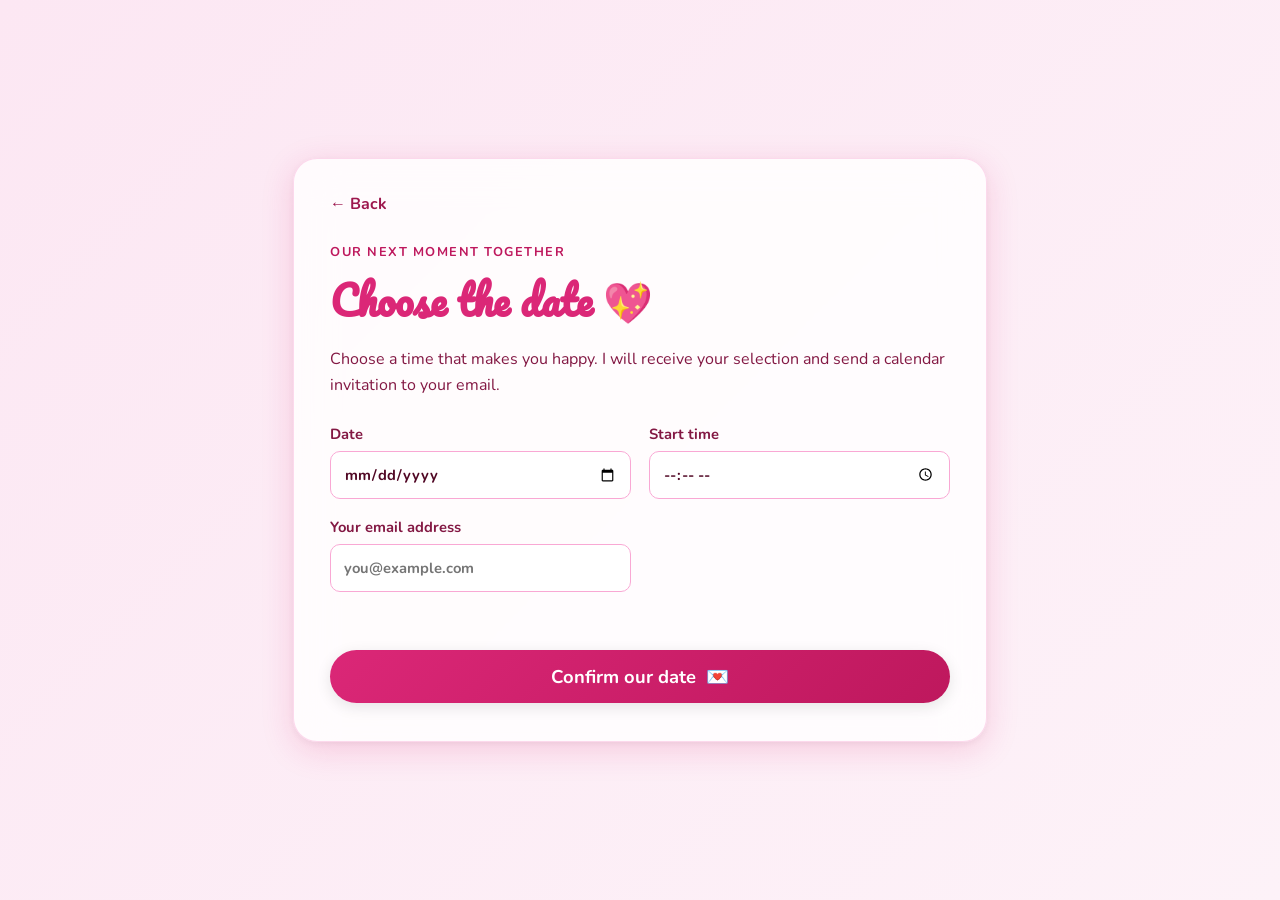
<file: calendar.html>
<!DOCTYPE html>
<html lang="en">
<head>
    <meta charset="UTF-8">
    <meta name="viewport" content="width=device-width, initial-scale=1.0">
    <title>💌 Choose Our Date</title>
    <meta name="description" content="Choose a date for our date">
    <link rel="stylesheet" href="style.css">
    <link href="https://fonts.googleapis.com/css2?family=Pacifico&family=Nunito:wght@400;600;700&display=swap" rel="stylesheet">
</head>
<body>
    <div class="hearts-bg" aria-hidden="true">
        <span class="floating-heart" style="--i:0">💕</span>
        <span class="floating-heart" style="--i:1">💗</span>
        <span class="floating-heart" style="--i:2">💖</span>
        <span class="floating-heart" style="--i:3">💝</span>
        <span class="floating-heart" style="--i:4">❤️</span>
        <span class="floating-heart" style="--i:5">💕</span>
        <span class="floating-heart" style="--i:6">💗</span>
        <span class="floating-heart" style="--i:7">💖</span>
    </div>

    <main class="container">
        <section class="calendar-card" aria-labelledby="calendarTitle">
            <a class="back-link" href="index.html">← Back</a>
            <p class="eyebrow">Our next moment together</p>
            <h1 id="calendarTitle">Choose the date 💖</h1>
            <p class="calendar-intro">Choose a time that makes you happy. I will receive your selection and send a calendar invitation to your email.</p>

            <form id="calendarForm" novalidate>
                <div class="form-grid">
                    <label for="date">Date
                        <input id="date" name="date" type="date" required>
                    </label>
                    <label for="time">Start time
                        <input id="time" name="time" type="time" required>
                    </label>
                    <label for="email">Your email address
                        <input id="email" name="email" type="email" autocomplete="email" placeholder="you@example.com" required>
                    </label>
                </div>

                <p id="formStatus" class="form-status" role="status" aria-live="polite"></p>
                <button id="confirmBtn" class="primary-action" type="submit">
                    <span>Confirm our date</span>
                    <span aria-hidden="true">💌</span>
                </button>
            </form>
        </section>
    </main>
    <script src="calendar.js"></script>
</body>
</html>
</file>
<file: style.css>
/* ============================
   Valentine Invitation - Enhanced
   ============================ */

/* General Body Styles */
body {
    font-family: 'Nunito', sans-serif;
    margin: 0;
    min-height: 100vh;
    display: flex;
    justify-content: center;
    align-items: center;
    overflow: hidden;
    background: linear-gradient(135deg, #fce7f3 0%, #fdf2f8 25%, #fce7f3 50%, #fbcfe8 75%, #fce7f3 100%);
    background-size: 400% 400%;
    animation: gradientShift 8s ease infinite;
}

@keyframes gradientShift {
    0%, 100% { background-position: 0% 50%; }
    50% { background-position: 100% 50%; }
}

/* ---- Floating Hearts Background ---- */
.hearts-bg {
    position: fixed;
    top: 0;
    left: 0;
    width: 100%;
    height: 100%;
    pointer-events: none;
    z-index: 0;
    overflow: hidden;
}

.floating-heart {
    position: absolute;
    font-size: calc(14px + var(--i) * 2px);
    left: calc(var(--i) * 8.3%);
    bottom: -40px;
    opacity: 0.15;
    animation: floatUp calc(6s + var(--i) * 1.5s) ease-in-out infinite;
    animation-delay: calc(var(--i) * -1.2s);
}

@keyframes floatUp {
    0% {
        transform: translateY(0) rotate(0deg) scale(1);
        opacity: 0;
    }
    10% { opacity: 0.2; }
    50% { opacity: 0.15; }
    90% { opacity: 0.05; }
    100% {
        transform: translateY(-100vh) rotate(360deg) scale(0.5);
        opacity: 0;
    }
}

/* ---- Container ---- */
.container {
    text-align: center;
    position: relative;
    width: 100%;
    z-index: 1;
    padding: 20px;
}

/* ---- Card ---- */
.card {
    position: relative;
    max-width: 480px;
    margin: 0 auto;
    animation: cardEntrance 0.8s cubic-bezier(0.34, 1.56, 0.64, 1) forwards;
}

.card-inner {
    background: rgba(255, 255, 255, 0.75);
    backdrop-filter: blur(20px);
    -webkit-backdrop-filter: blur(20px);
    border-radius: 24px;
    padding: 40px 30px 35px;
    box-shadow:
        0 8px 32px rgba(219, 39, 119, 0.15),
        0 2px 8px rgba(0, 0, 0, 0.05),
        inset 0 1px 0 rgba(255, 255, 255, 0.6);
    border: 1px solid rgba(244, 114, 182, 0.25);
    position: relative;
    overflow: hidden;
}

.card-inner::before {
    content: '';
    position: absolute;
    top: -50%;
    left: -50%;
    width: 200%;
    height: 200%;
    background: radial-gradient(circle, rgba(244, 114, 182, 0.08) 0%, transparent 60%);
    animation: shimmer 4s ease-in-out infinite;
}

@keyframes shimmer {
    0%, 100% { transform: translate(-10%, -10%); }
    50% { transform: translate(10%, 10%); }
}

@keyframes cardEntrance {
    0% {
        opacity: 0;
        transform: scale(0.8) translateY(30px);
    }
    100% {
        opacity: 1;
        transform: scale(1) translateY(0);
    }
}

/* ---- Image Container ---- */
.image-container {
    position: relative;
    display: inline-block;
    margin-bottom: 20px;
}

.pulse-ring {
    position: absolute;
    top: 50%;
    left: 50%;
    width: 220px;
    height: 220px;
    transform: translate(-50%, -50%);
    border-radius: 50%;
    border: 3px solid rgba(244, 114, 182, 0.3);
    animation: pulseRing 2s ease-out infinite;
}

@keyframes pulseRing {
    0% {
        transform: translate(-50%, -50%) scale(0.9);
        opacity: 1;
    }
    100% {
        transform: translate(-50%, -50%) scale(1.3);
        opacity: 0;
    }
}

.gif-img {
    width: 200px;
    height: 200px;
    object-fit: cover;
    border-radius: 50%;
    border: 4px solid #f472b6;
    box-shadow:
        0 0 0 6px rgba(244, 114, 182, 0.15),
        0 8px 24px rgba(219, 39, 119, 0.2);
    position: relative;
    z-index: 1;
    animation: gentleBounce 3s ease-in-out infinite;
}

@keyframes gentleBounce {
    0%, 100% { transform: translateY(0); }
    50% { transform: translateY(-8px); }
}

/* ---- Typography ---- */
h1 {
    font-family: 'Pacifico', cursive;
    color: #db2777;
    font-size: 2.4rem;
    margin: 15px 0 8px;
    position: relative;
    z-index: 1;
}

.title-animate {
    animation: titleFadeIn 1s ease 0.3s both;
}

@keyframes titleFadeIn {
    0% {
        opacity: 0;
        transform: translateY(15px);
        filter: blur(4px);
    }
    100% {
        opacity: 1;
        transform: translateY(0);
        filter: blur(0);
    }
}

.subtitle {
    font-size: 1.1rem;
    color: #9d174d;
    margin-bottom: 25px;
    opacity: 0.85;
    position: relative;
    z-index: 1;
    animation: titleFadeIn 1s ease 0.5s both;
}

p {
    font-size: 1.3rem;
    color: #9d174d;
}

/* ---- Button Group ---- */
.button-group {
    display: flex;
    justify-content: center;
    gap: 20px;
    margin-top: 10px;
    position: relative;
    z-index: 1;
    animation: titleFadeIn 1s ease 0.7s both;
}

/* ---- Buttons ---- */
button {
    padding: 14px 32px;
    font-size: 1.15rem;
    font-family: 'Nunito', sans-serif;
    font-weight: 700;
    border: none;
    border-radius: 50px;
    cursor: pointer;
    transition: all 0.3s cubic-bezier(0.34, 1.56, 0.64, 1);
    box-shadow: 0 4px 15px rgba(0, 0, 0, 0.1);
    position: relative;
    overflow: hidden;
}

button::after {
    content: '';
    position: absolute;
    top: 50%;
    left: 50%;
    width: 0;
    height: 0;
    border-radius: 50%;
    background: rgba(255, 255, 255, 0.3);
    transform: translate(-50%, -50%);
    transition: width 0.4s, height 0.4s;
}

button:active::after {
    width: 200px;
    height: 200px;
}

#yesBtn {
    background: linear-gradient(135deg, #22c55e, #16a34a);
    color: white;
    display: flex;
    align-items: center;
    gap: 8px;
    letter-spacing: 0.5px;
}

#yesBtn:hover {
    transform: scale(1.12);
    box-shadow: 0 6px 25px rgba(34, 197, 94, 0.4);
    background: linear-gradient(135deg, #16a34a, #15803d);
}

.btn-icon {
    font-size: 1.3rem;
    animation: heartPulse 1s ease-in-out infinite;
}

@keyframes heartPulse {
    0%, 100% { transform: scale(1); }
    50% { transform: scale(1.3); }
}

#noBtn {
    background: linear-gradient(135deg, #ef4444, #dc2626);
    color: white;
    position: relative;
    z-index: 9999;
    transition: all 0.15s ease;
}

#noBtn:hover {
    box-shadow: 0 6px 20px rgba(239, 68, 68, 0.35);
}

/* ---- Success Message ---- */
.success-card {
    background: rgba(255, 255, 255, 0.8);
    backdrop-filter: blur(20px);
    -webkit-backdrop-filter: blur(20px);
    border-radius: 24px;
    padding: 40px 30px 35px;
    max-width: 500px;
    margin: 0 auto;
    box-shadow:
        0 8px 32px rgba(219, 39, 119, 0.2),
        0 2px 8px rgba(0, 0, 0, 0.05),
        inset 0 1px 0 rgba(255, 255, 255, 0.6);
    border: 1px solid rgba(244, 114, 182, 0.25);
    animation: successEntrance 0.8s cubic-bezier(0.34, 1.56, 0.64, 1) forwards;
}

@keyframes successEntrance {
    0% {
        opacity: 0;
        transform: scale(0.5) translateY(40px);
    }
    50% {
        opacity: 1;
    }
    100% {
        transform: scale(1) translateY(0);
    }
}

.success-title {
    font-size: 2.6rem;
    margin-bottom: 5px;
    animation: successTextPop 0.6s ease 0.3s both;
}

.success-subtitle {
    font-size: 1.3rem;
    color: #be185d;
    margin-bottom: 5px;
    animation: successTextPop 0.6s ease 0.5s both;
}

.success-date {
    font-size: 1.1rem;
    color: #9d174d;
    font-weight: 600;
    margin-bottom: 15px;
    animation: successTextPop 0.6s ease 0.7s both;
}

@keyframes successTextPop {
    0% {
        opacity: 0;
        transform: scale(0.8) translateY(10px);
    }
    100% {
        opacity: 1;
        transform: scale(1) translateY(0);
    }
}

.success-img-container {
    animation: successTextPop 0.6s ease 0.9s both;
}

.success-img {
    width: 280px;
    max-width: 90%;
    border-radius: 16px;
    box-shadow: 0 8px 24px rgba(219, 39, 119, 0.15);
    border: 3px solid rgba(244, 114, 182, 0.3);
}

.heart-trail {
    margin-top: 20px;
    display: flex;
    justify-content: center;
    gap: 12px;
    font-size: 1.5rem;
    animation: successTextPop 0.6s ease 1.1s both;
}

.heart-trail span {
    animation: heartTrailBounce 1.5s ease-in-out infinite;
}

.heart-trail span:nth-child(1) { animation-delay: 0s; }
.heart-trail span:nth-child(2) { animation-delay: 0.15s; }
.heart-trail span:nth-child(3) { animation-delay: 0.3s; }
.heart-trail span:nth-child(4) { animation-delay: 0.45s; }
.heart-trail span:nth-child(5) { animation-delay: 0.6s; }

@keyframes heartTrailBounce {
    0%, 100% { transform: translateY(0) scale(1); }
    50% { transform: translateY(-10px) scale(1.15); }
}

/* ---- Utility Classes ---- */
.hidden {
    display: none !important;
}

/* ---- Calendar Page ---- */
.calendar-card {
    max-width: 620px;
    margin: 0 auto;
    padding: 34px 36px 38px;
    text-align: left;
    background: rgba(255, 255, 255, 0.82);
    backdrop-filter: blur(20px);
    -webkit-backdrop-filter: blur(20px);
    border: 1px solid rgba(244, 114, 182, 0.25);
    border-radius: 24px;
    box-shadow: 0 8px 32px rgba(219, 39, 119, 0.18), 0 2px 8px rgba(0, 0, 0, 0.05);
    animation: cardEntrance 0.8s cubic-bezier(0.34, 1.56, 0.64, 1) forwards;
}

.back-link {
    color: #9d174d;
    font-weight: 700;
    text-decoration: none;
}

.back-link:hover {
    text-decoration: underline;
}

.eyebrow {
    margin: 28px 0 4px;
    color: #be185d;
    font-size: 0.8rem;
    font-weight: 700;
    letter-spacing: 1.5px;
    text-transform: uppercase;
}

.calendar-card h1 {
    margin: 0 0 12px;
    font-size: 2.5rem;
}

.calendar-intro {
    margin: 0 0 26px;
    color: #831843;
    font-size: 1rem;
    line-height: 1.6;
}

.form-grid {
    display: grid;
    grid-template-columns: 1fr 1fr;
    gap: 18px;
}

label {
    display: flex;
    flex-direction: column;
    gap: 7px;
    color: #831843;
    font-size: 0.92rem;
    font-weight: 700;
}

input,
select {
    box-sizing: border-box;
    width: 100%;
    min-height: 48px;
    padding: 11px 13px;
    border: 1px solid #f9a8d4;
    border-radius: 10px;
    background: rgba(255, 255, 255, 0.85);
    color: #500724;
    font: inherit;
}

input:focus,
select:focus {
    outline: 3px solid rgba(236, 72, 153, 0.2);
    border-color: #ec4899;
}

.full-width {
    grid-column: 1 / -1;
}

.form-status {
    min-height: 24px;
    margin: 22px 0 12px;
    color: #831843;
    font-size: 0.95rem;
    font-weight: 700;
}

.form-status.error { color: #b91c1c; }
.form-status.success { color: #15803d; }

.primary-action {
    display: flex;
    align-items: center;
    justify-content: center;
    gap: 10px;
    width: 100%;
    background: linear-gradient(135deg, #db2777, #be185d);
    color: white;
}

.primary-action:hover {
    background: linear-gradient(135deg, #be185d, #9d174d);
    box-shadow: 0 6px 25px rgba(190, 24, 93, 0.35);
}

.primary-action:disabled {
    cursor: wait;
    opacity: 0.7;
}

/* ---- Responsive ---- */
@media (max-width: 520px) {
    h1 { font-size: 1.8rem; }
    .success-title { font-size: 2rem; }
    .card-inner, .success-card { padding: 30px 20px 25px; margin: 0 10px; }
    .gif-img { width: 160px; height: 160px; }
    .pulse-ring { width: 180px; height: 180px; }
    .button-group { gap: 14px; }
    button { padding: 12px 24px; font-size: 1rem; }
    .calendar-card { padding: 26px 20px 28px; margin: 0 10px; }
    .calendar-card h1 { font-size: 2rem; }
    .form-grid { grid-template-columns: 1fr; gap: 14px; }
    .full-width { grid-column: auto; }
}
</file>
